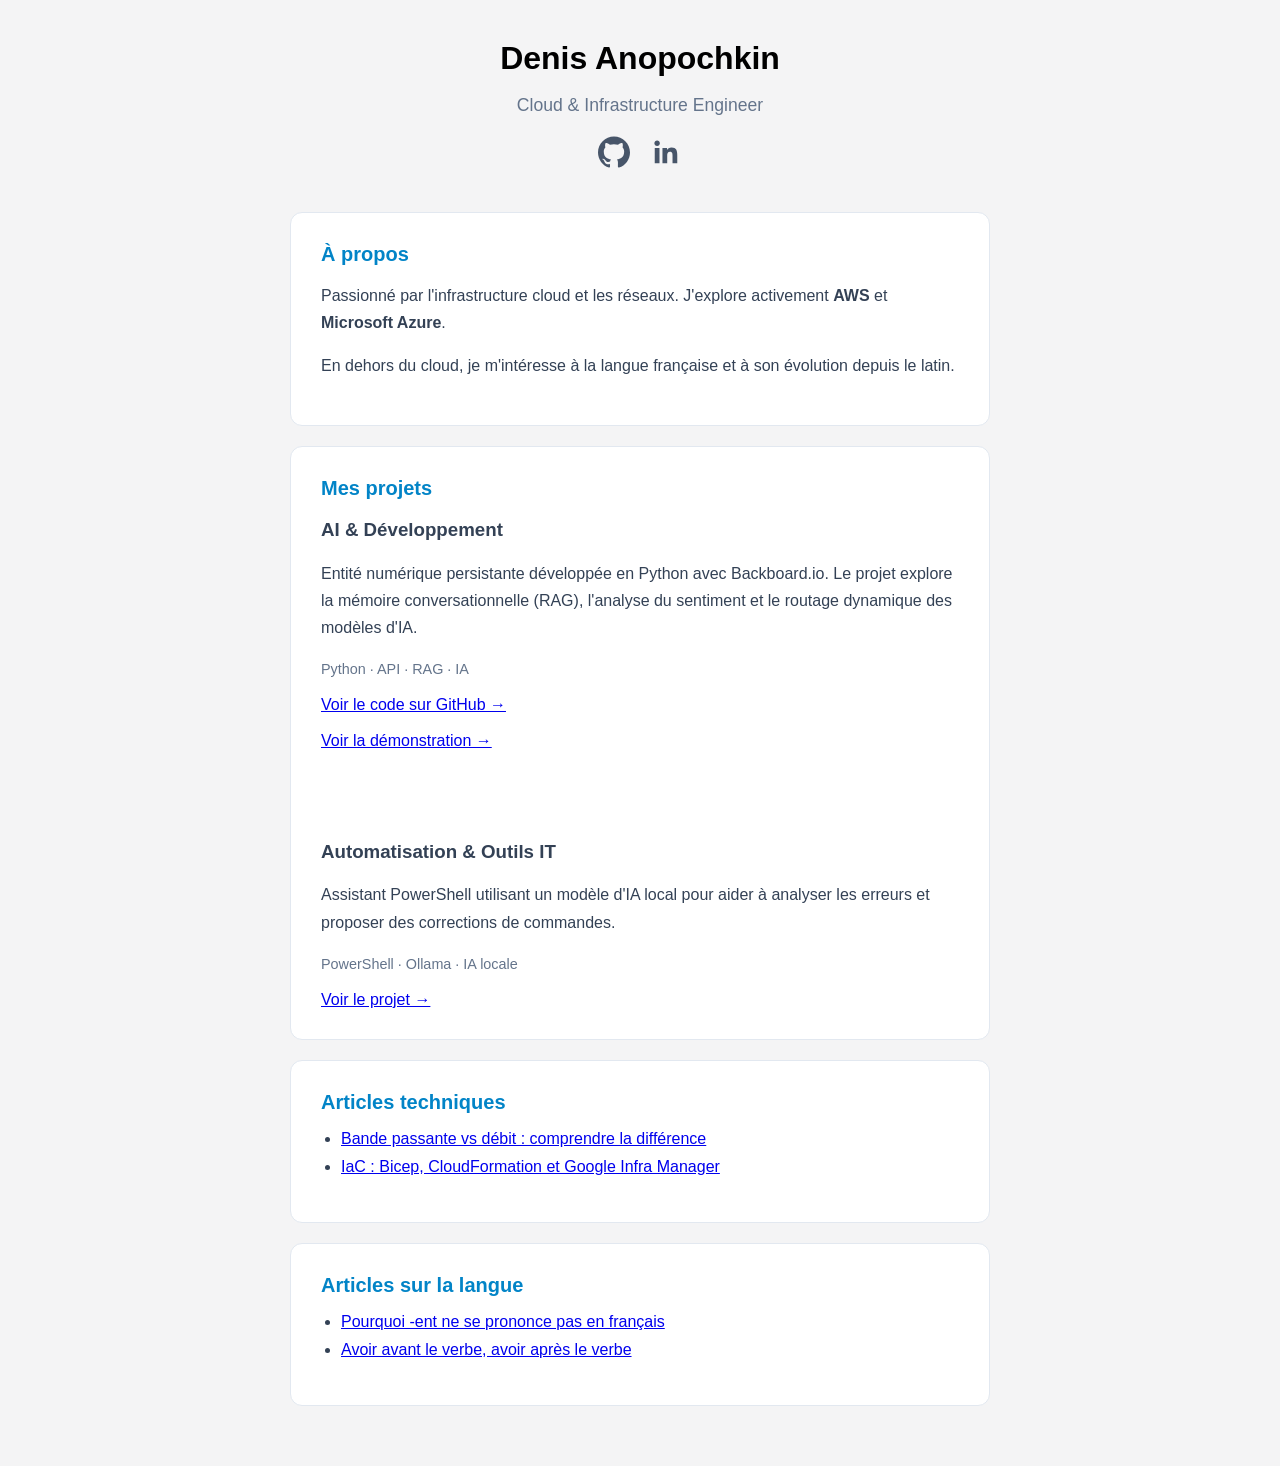
<file: index.html>
<!DOCTYPE html>
<html lang="fr">
<head>
  <meta charset="UTF-8">
  <meta name="viewport" content="width=device-width, initial-scale=1.0">
  <title>Denis Anopochkin</title>
  <link rel="stylesheet" href="style.css">
</head>
<body>

  <div class="container">
    <header>
      <h1>Denis Anopochkin</h1>
      <p class="subtitle">Cloud & Infrastructure Engineer</p>
      
      <!-- Иконки перенесены сюда, под подзаголовок -->
      <div class="social-links">
        <a href="https://github.com/anopochkin" target="_blank">
           <svg width="32" height="32" viewBox="0 0 24 24" fill="currentColor"><path d="M12 .297c-6.63 0-12 5.373-12 12 0 5.303 3.438 9.8 8.205 11.385.6.113.82-.258.82-.577 0-.285-.01-1.04-.015-2.04-3.338.724-4.042-1.61-4.042-1.61C4.422 18.07 3.633 17.7 3.633 17.7c-1.087-.744.084-.729.084-.729 1.205.084 1.838 1.236 1.838 1.236 1.07 1.835 2.809 1.305 3.495.998.108-.776.417-1.305.76-1.605-2.665-.3-5.466-1.332-5.466-5.93 0-1.31.465-2.38 1.235-3.22-.135-.303-.54-1.523.105-3.176 0 0 1.005-.322 3.3 1.23.96-.267 1.98-.399 3-.405 1.02.006 2.04.138 3 .405 2.28-1.552 3.285-1.23 3.285-1.23.645 1.653.24 2.873.12 3.176.765.84 1.23 1.91 1.23 3.22 0 4.61-2.805 5.625-5.475 5.92.42.36.81 1.096.81 2.22 0 1.606-.015 2.896-.015 3.286 0 .315.21.69.825.57C20.565 22.092 24 17.592 24 12.297c0-6.627-5.373-12-12-12"/></svg>
        </a>
        <a href="https://linkedin.com/in/anopochkin" target="_blank">
           <svg width="32" height="32" viewBox="0 0 24 24" fill="currentColor"><path d="M20.447 20.452h-3.554v-5.569c0-1.328-.027-3.037-1.852-3.037-1.853 0-2.136 1.445-2.136 2.939v5.667H9.351V9h3.414v1.561h.046c.477-.9 1.637-1.85 3.37-1.85 3.601 0 4.267 2.37 4.267 5.455v6.286zM5.337 7.433c-1.144 0-2.063-.926-2.063-2.065 0-1.138.92-2.063 2.063-2.063 1.14 0 2.064.925 2.064 2.063 0 1.139-.925 2.065-2.064 2.065zm1.782 13.019H3.555V9h3.564v11.452z"/></svg>
        </a>
      </div>
    </header>

    <main>
      <section class="card">
        <h2>À propos</h2>
        <p>Passionné par l'infrastructure cloud et les réseaux. J'explore activement <strong>AWS</strong> et <strong>Microsoft Azure</strong>.</p>
        <p>En dehors du cloud, je m'intéresse à la langue française et à son évolution depuis le latin.</p>
      </section>

      
<section class="card">
  <h2>Mes projets</h2>

  <div class="projects-grid">

    <article class="project">
      <h3>AI & Développement</h3>

      <p>
        Entité numérique persistante développée en Python
        avec Backboard.io. Le projet explore la mémoire
        conversationnelle (RAG), l'analyse du sentiment
        et le routage dynamique des modèles d'IA.
      </p>

      <p class="note">
        Python · API · RAG · IA
      </p>

      <a href="https://github.com/anopochkin/The_Subject_Entity"
         target="_blank"
         rel="noopener noreferrer">
        Voir le code sur GitHub →
      </a>

      <br><br>

      <a href="https://youtu.be/s02iThzdXwA"
         target="_blank"
         rel="noopener noreferrer">
        Voir la démonstration →
      </a>
    </article>

    <article class="project">
       <br><br> <br><br>
      <h3>Automatisation & Outils IT</h3>

      <p>
        Assistant PowerShell utilisant un modèle d'IA local
        pour aider à analyser les erreurs et proposer
        des corrections de commandes.
      </p>

      <p class="note">
        PowerShell · Ollama · IA locale
      </p>

      <a href="https://www.powershellgallery.com/packages/AI-PowerShell-Assistant/1.3.7"
         target="_blank"
         rel="noopener noreferrer">
        Voir le projet →
      </a>
    </article>

  </div>
</section>


    <section class="card">
  <h2>Articles techniques</h2>
  <ul>
    <li><a href="articles/bandwidth-vs-throughput.html">Bande passante vs débit : comprendre la différence</a></li>
    <li><a href="articles/iac-comparison.html">IaC : Bicep, CloudFormation et Google Infra Manager</a></li>
  </ul>
</section>

<section class="card">
  <h2>Articles sur la langue</h2>
  <ul>
    <li><a href="articles/french-ent.html">Pourquoi -ent ne se prononce pas en français</a></li>
    <li><a href="articles/avoir-passe-futur.html">Avoir avant le verbe, avoir après le verbe</a></li>
  </ul>
</section>
    </main>
    
  </div>

</body>
</html>
</file>
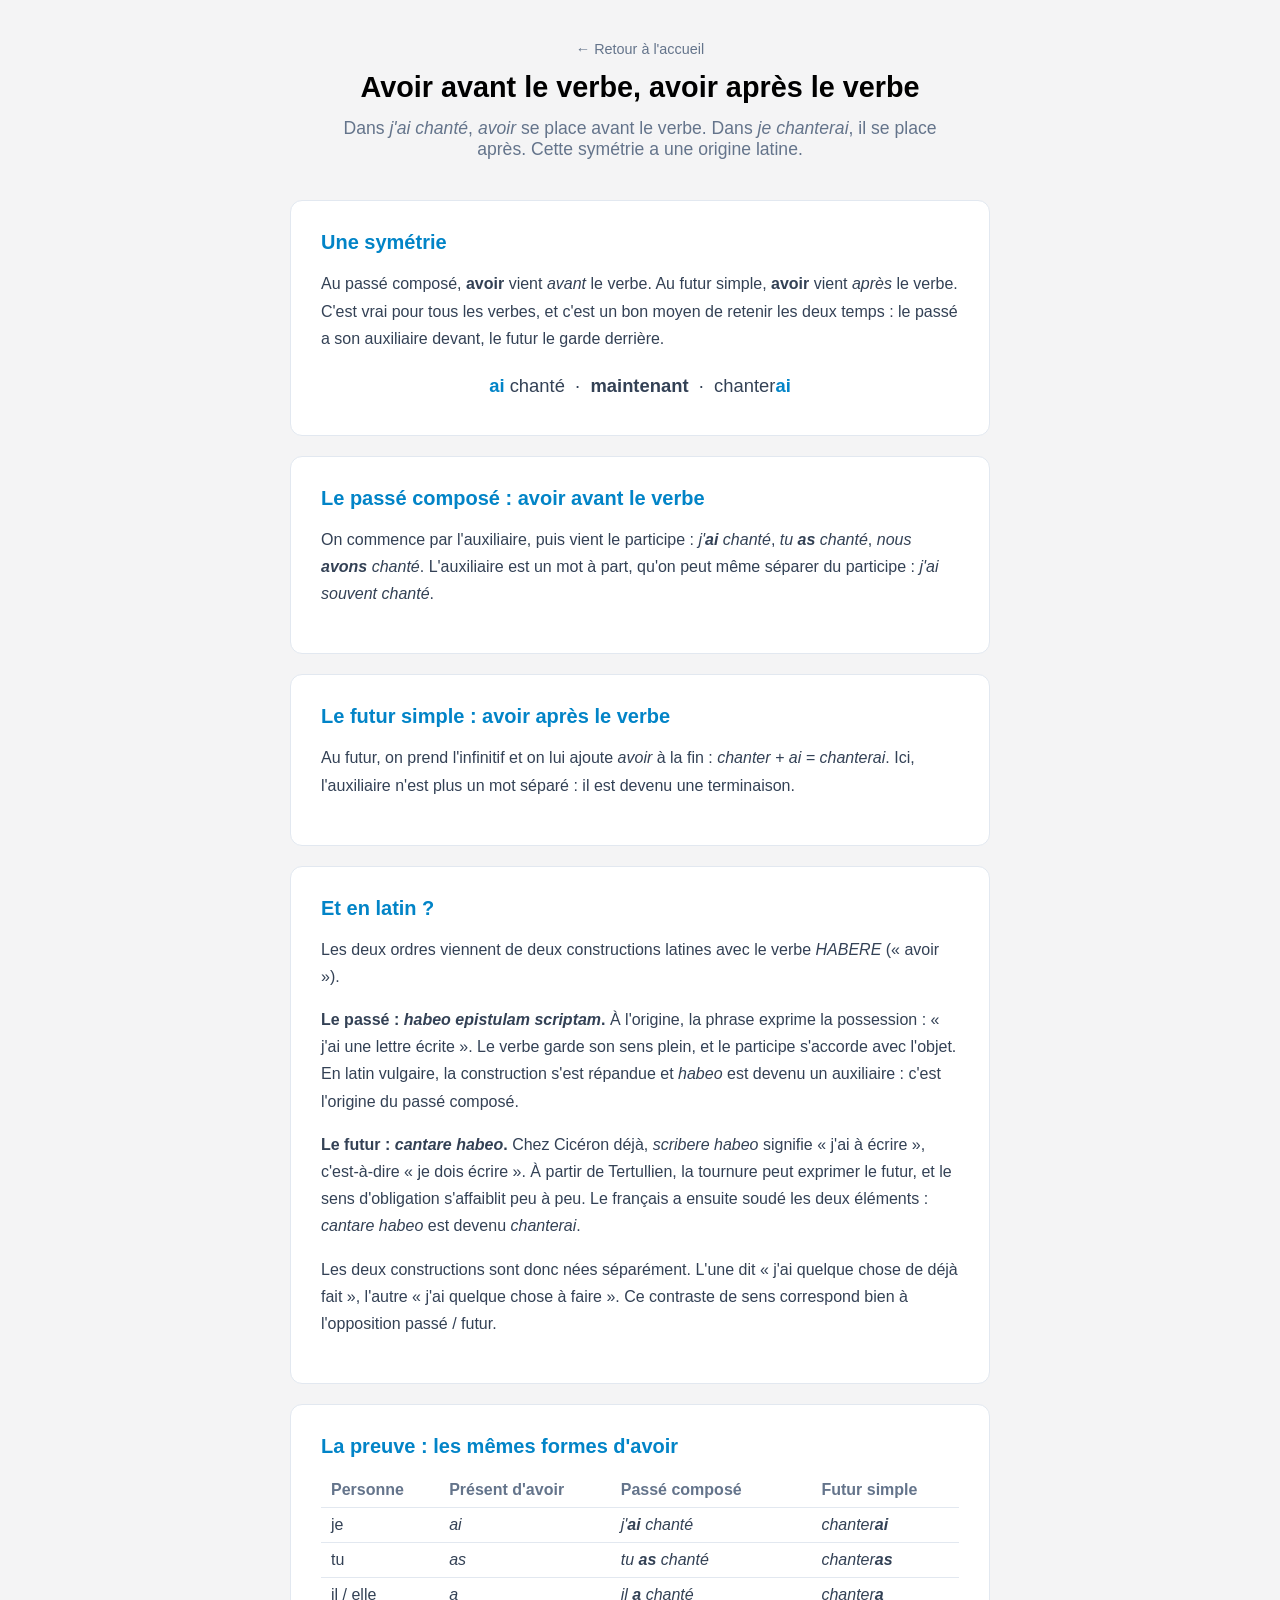
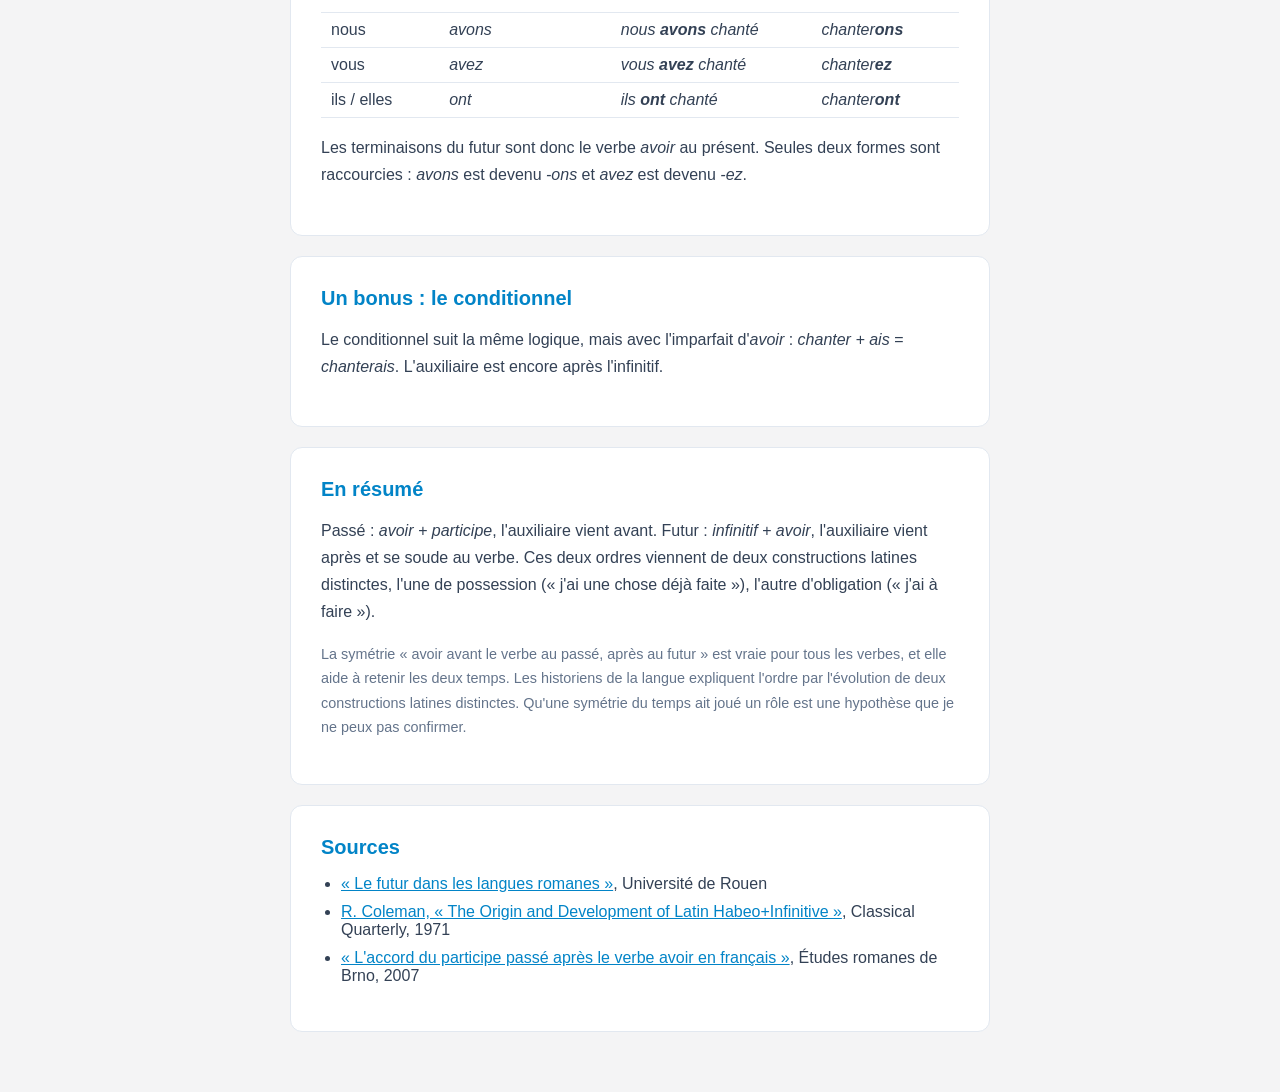
<file: articles/avoir-passe-futur.html>
<!DOCTYPE html>
<html lang="fr">
<head>
  <meta charset="UTF-8">
  <meta name="viewport" content="width=device-width, initial-scale=1.0">
  <title>Avoir avant le verbe, avoir après le verbe | Denis Anopochkin</title>
  <link rel="stylesheet" href="../style.css">
  <style>
header h1{font-size:1.8rem;line-height:1.3}
.subtitle{max-width:600px;margin:12px auto 0}
a{color:#0284c7}
.scroll{overflow-x:auto}
.pairs{width:100%;border-collapse:collapse}
.pairs th,.pairs td{text-align:left;padding:8px 10px;border-bottom:1px solid #e2e8f0}
.pairs th{color:#64748b;font-weight:600}
.axis{font-size:1.15rem;text-align:center;line-height:2;overflow-x:auto;white-space:nowrap}
.axis .av{color:#0284c7;font-weight:700}
</style>
</head>
<body>
  <div class="container">
    <header>
      <a class="back" href="../index.html">← Retour à l'accueil</a>
      <h1>Avoir avant le verbe, avoir après le verbe</h1>
      <p class="subtitle">Dans <em>j'ai chanté</em>, <em>avoir</em> se place avant le verbe. Dans <em>je chanterai</em>, il se place après. Cette symétrie a une origine latine.</p>
    </header>
    <main>
      <section class="card">
        <h2>Une symétrie</h2>
        <p>Au passé composé, <strong>avoir</strong> vient <em>avant</em> le verbe. Au futur simple, <strong>avoir</strong> vient <em>après</em> le verbe. C'est vrai pour tous les verbes, et c'est un bon moyen de retenir les deux temps : le passé a son auxiliaire devant, le futur le garde derrière.</p>
        <div class="axis">
          <span class="av">ai</span> chanté &nbsp;·&nbsp; <strong>maintenant</strong> &nbsp;·&nbsp; chanter<span class="av">ai</span>
        </div>
      </section>

      <section class="card">
        <h2>Le passé composé : avoir avant le verbe</h2>
        <p>On commence par l'auxiliaire, puis vient le participe : <em>j'<strong>ai</strong> chanté</em>, <em>tu <strong>as</strong> chanté</em>, <em>nous <strong>avons</strong> chanté</em>. L'auxiliaire est un mot à part, qu'on peut même séparer du participe : <em>j'ai souvent chanté</em>.</p>
      </section>

      <section class="card">
        <h2>Le futur simple : avoir après le verbe</h2>
        <p>Au futur, on prend l'infinitif et on lui ajoute <em>avoir</em> à la fin : <em>chanter + ai = chanterai</em>. Ici, l'auxiliaire n'est plus un mot séparé : il est devenu une terminaison.</p>
      </section>

      <section class="card">
        <h2>Et en latin ?</h2>
        <p>Les deux ordres viennent de deux constructions latines avec le verbe <em>HABERE</em> (« avoir »).</p>
        <p><strong>Le passé : <em>habeo epistulam scriptam</em>.</strong> À l'origine, la phrase exprime la possession : « j'ai une lettre écrite ». Le verbe garde son sens plein, et le participe s'accorde avec l'objet. En latin vulgaire, la construction s'est répandue et <em>habeo</em> est devenu un auxiliaire : c'est l'origine du passé composé.</p>
        <p><strong>Le futur : <em>cantare habeo</em>.</strong> Chez Cicéron déjà, <em>scribere habeo</em> signifie « j'ai à écrire », c'est-à-dire « je dois écrire ». À partir de Tertullien, la tournure peut exprimer le futur, et le sens d'obligation s'affaiblit peu à peu. Le français a ensuite soudé les deux éléments : <em>cantare habeo</em> est devenu <em>chanterai</em>.</p>
        <p>Les deux constructions sont donc nées séparément. L'une dit « j'ai quelque chose de déjà fait », l'autre « j'ai quelque chose à faire ». Ce contraste de sens correspond bien à l'opposition passé / futur.</p>
      </section>

      <section class="card">
        <h2>La preuve : les mêmes formes d'avoir</h2>
        <div class="scroll">
          <table class="pairs">
            <thead><tr><th>Personne</th><th>Présent d'avoir</th><th>Passé composé</th><th>Futur simple</th></tr></thead>
            <tbody>
              <tr><td>je</td><td><em>ai</em></td><td><em>j'<strong>ai</strong> chanté</em></td><td><em>chanter<strong>ai</strong></em></td></tr>
              <tr><td>tu</td><td><em>as</em></td><td><em>tu <strong>as</strong> chanté</em></td><td><em>chanter<strong>as</strong></em></td></tr>
              <tr><td>il / elle</td><td><em>a</em></td><td><em>il <strong>a</strong> chanté</em></td><td><em>chanter<strong>a</strong></em></td></tr>
              <tr><td>nous</td><td><em>avons</em></td><td><em>nous <strong>avons</strong> chanté</em></td><td><em>chanter<strong>ons</strong></em></td></tr>
              <tr><td>vous</td><td><em>avez</em></td><td><em>vous <strong>avez</strong> chanté</em></td><td><em>chanter<strong>ez</strong></em></td></tr>
              <tr><td>ils / elles</td><td><em>ont</em></td><td><em>ils <strong>ont</strong> chanté</em></td><td><em>chanter<strong>ont</strong></em></td></tr>
            </tbody>
          </table>
        </div>
        <p style="margin-top:16px">Les terminaisons du futur sont donc le verbe <em>avoir</em> au présent. Seules deux formes sont raccourcies : <em>avons</em> est devenu <em>-ons</em> et <em>avez</em> est devenu <em>-ez</em>.</p>
      </section>

      <section class="card">
        <h2>Un bonus : le conditionnel</h2>
        <p>Le conditionnel suit la même logique, mais avec l'imparfait d'<em>avoir</em> : <em>chanter + ais = chanterais</em>. L'auxiliaire est encore après l'infinitif.</p>
      </section>

      <section class="card">
        <h2>En résumé</h2>
        <p>Passé : <em>avoir + participe</em>, l'auxiliaire vient avant. Futur : <em>infinitif + avoir</em>, l'auxiliaire vient après et se soude au verbe. Ces deux ordres viennent de deux constructions latines distinctes, l'une de possession (« j'ai une chose déjà faite »), l'autre d'obligation (« j'ai à faire »).</p>
        <p class="note">La symétrie « avoir avant le verbe au passé, après au futur » est vraie pour tous les verbes, et elle aide à retenir les deux temps. Les historiens de la langue expliquent l'ordre par l'évolution de deux constructions latines distinctes. Qu'une symétrie du temps ait joué un rôle est une hypothèse que je ne peux pas confirmer.</p>
      </section>

      <section class="card">
        <h2>Sources</h2>
        <ul>
          <li><a href="https://publis-shs.univ-rouen.fr/eriac/639-1.pdf">« Le futur dans les langues romanes »</a>, Université de Rouen</li>
          <li><a href="https://www.cambridge.org/core/journals/classical-quarterly/article/abs/origin-and-development-of-latin-habeoinfinitive/D9BD43E96F65AFBD003F8FE35111976F">R. Coleman, « The Origin and Development of Latin Habeo+Infinitive »</a>, Classical Quarterly, 1971</li>
          <li><a href="https://eer.cz/pdfs/eer/2007/01/05.pdf">« L'accord du participe passé après le verbe avoir en français »</a>, Études romanes de Brno, 2007</li>
        </ul>
      </section>
    </main>
  </div>
</body>
</html>
</file>
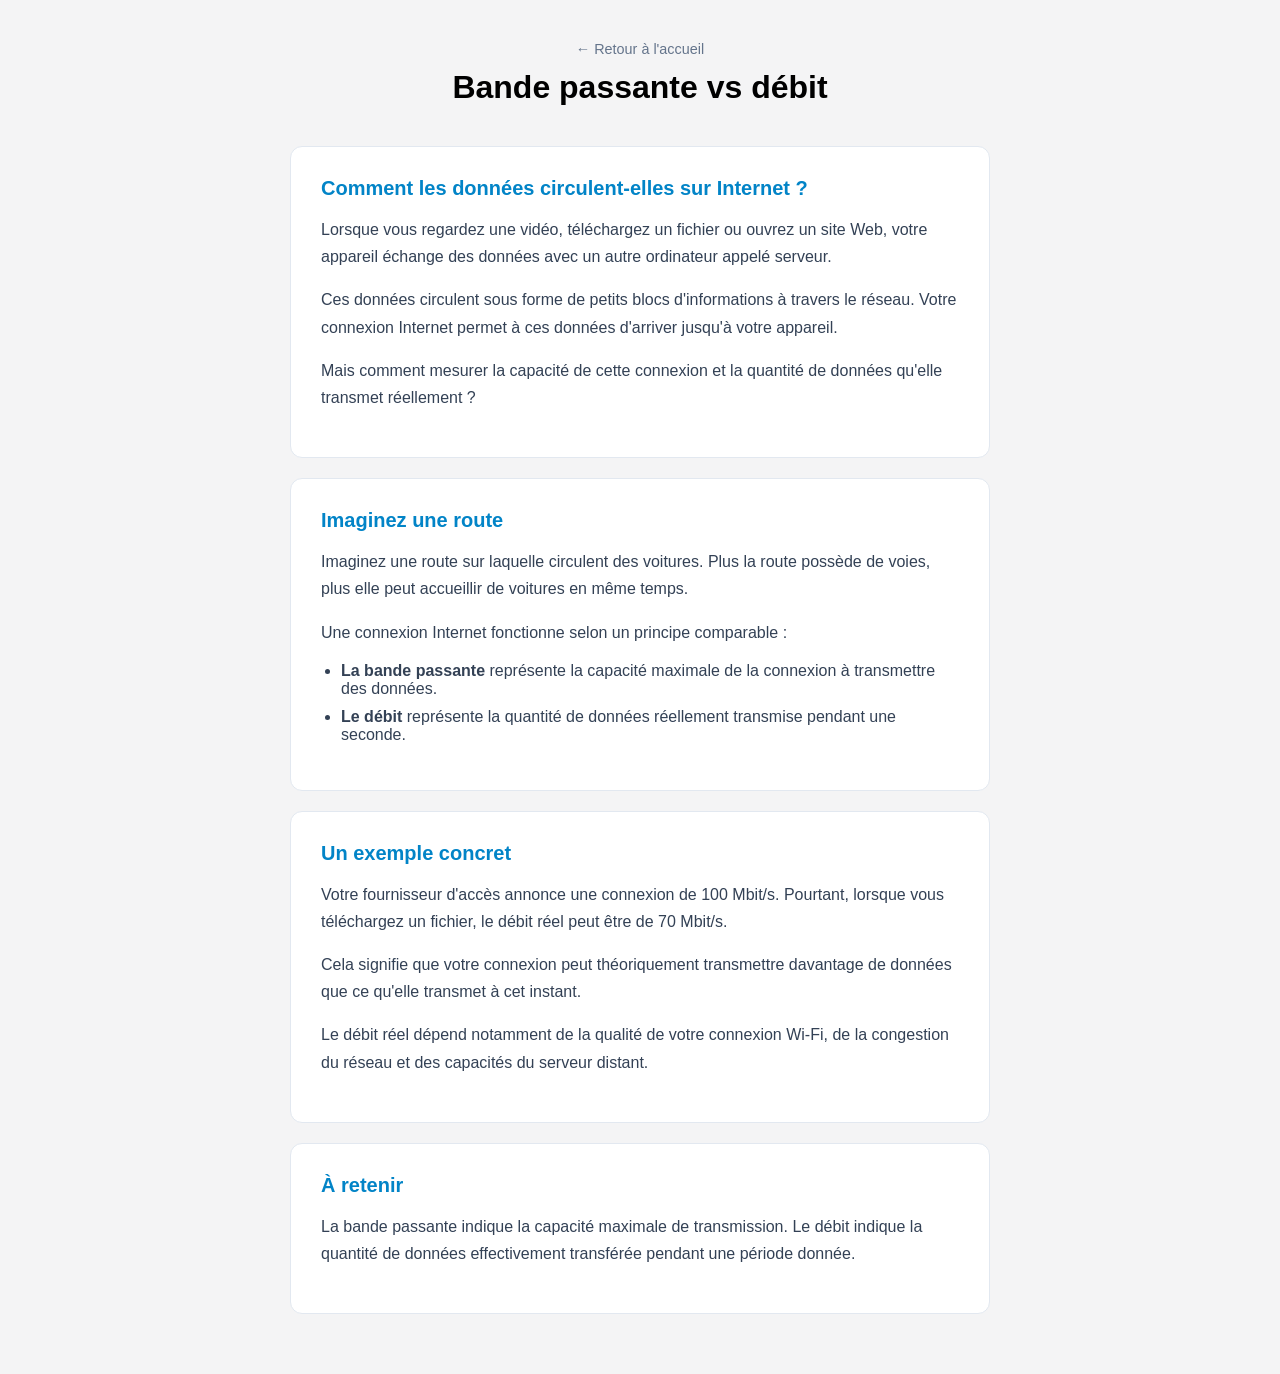
<file: articles/bandwidth-vs-throughput.html>
<!DOCTYPE html>
<html lang="fr">
<head>
  <meta charset="UTF-8">
  <meta name="viewport" content="width=device-width, initial-scale=1.0">
  <title>Bande passante vs Débit | Denis Anopochkin</title>
  <link rel="stylesheet" href="../style.css">
</head>
<body>

  <div class="container">
    <header>
      <a class="back" href="../index.html">← Retour à l'accueil</a>
      <h1>Bande passante vs débit</h1>
    </header>

    <main>
      <section class="card">
        <h2>Comment les données circulent-elles sur Internet ?</h2>
        <p>Lorsque vous regardez une vidéo, téléchargez un fichier ou ouvrez un site Web, votre appareil échange des données avec un autre ordinateur appelé serveur.</p>
        <p>Ces données circulent sous forme de petits blocs d'informations à travers le réseau. Votre connexion Internet permet à ces données d'arriver jusqu'à votre appareil.</p>
        <p>Mais comment mesurer la capacité de cette connexion et la quantité de données qu'elle transmet réellement ?</p>
      </section>

      <section class="card">
        <h2>Imaginez une route</h2>
        <p>Imaginez une route sur laquelle circulent des voitures. Plus la route possède de voies, plus elle peut accueillir de voitures en même temps.</p>
        <p>Une connexion Internet fonctionne selon un principe comparable :</p>
        <ul>
          <li><strong>La bande passante</strong> représente la capacité maximale de la connexion à transmettre des données.</li>
          <li><strong>Le débit</strong> représente la quantité de données réellement transmise pendant une seconde.</li>
        </ul>
      </section>

      <section class="card">
        <h2>Un exemple concret</h2>
        <p>Votre fournisseur d'accès annonce une connexion de 100 Mbit/s. Pourtant, lorsque vous téléchargez un fichier, le débit réel peut être de 70 Mbit/s.</p>
        <p>Cela signifie que votre connexion peut théoriquement transmettre davantage de données que ce qu'elle transmet à cet instant.</p>
        <p>Le débit réel dépend notamment de la qualité de votre connexion Wi-Fi, de la congestion du réseau et des capacités du serveur distant.</p>
      </section>

      <section class="card">
        <h2>À retenir</h2>
        <p>La bande passante indique la capacité maximale de transmission. Le débit indique la quantité de données effectivement transférée pendant une période donnée.</p>
      </section>
    </main>
  </div>

</body>
</html>
</file>
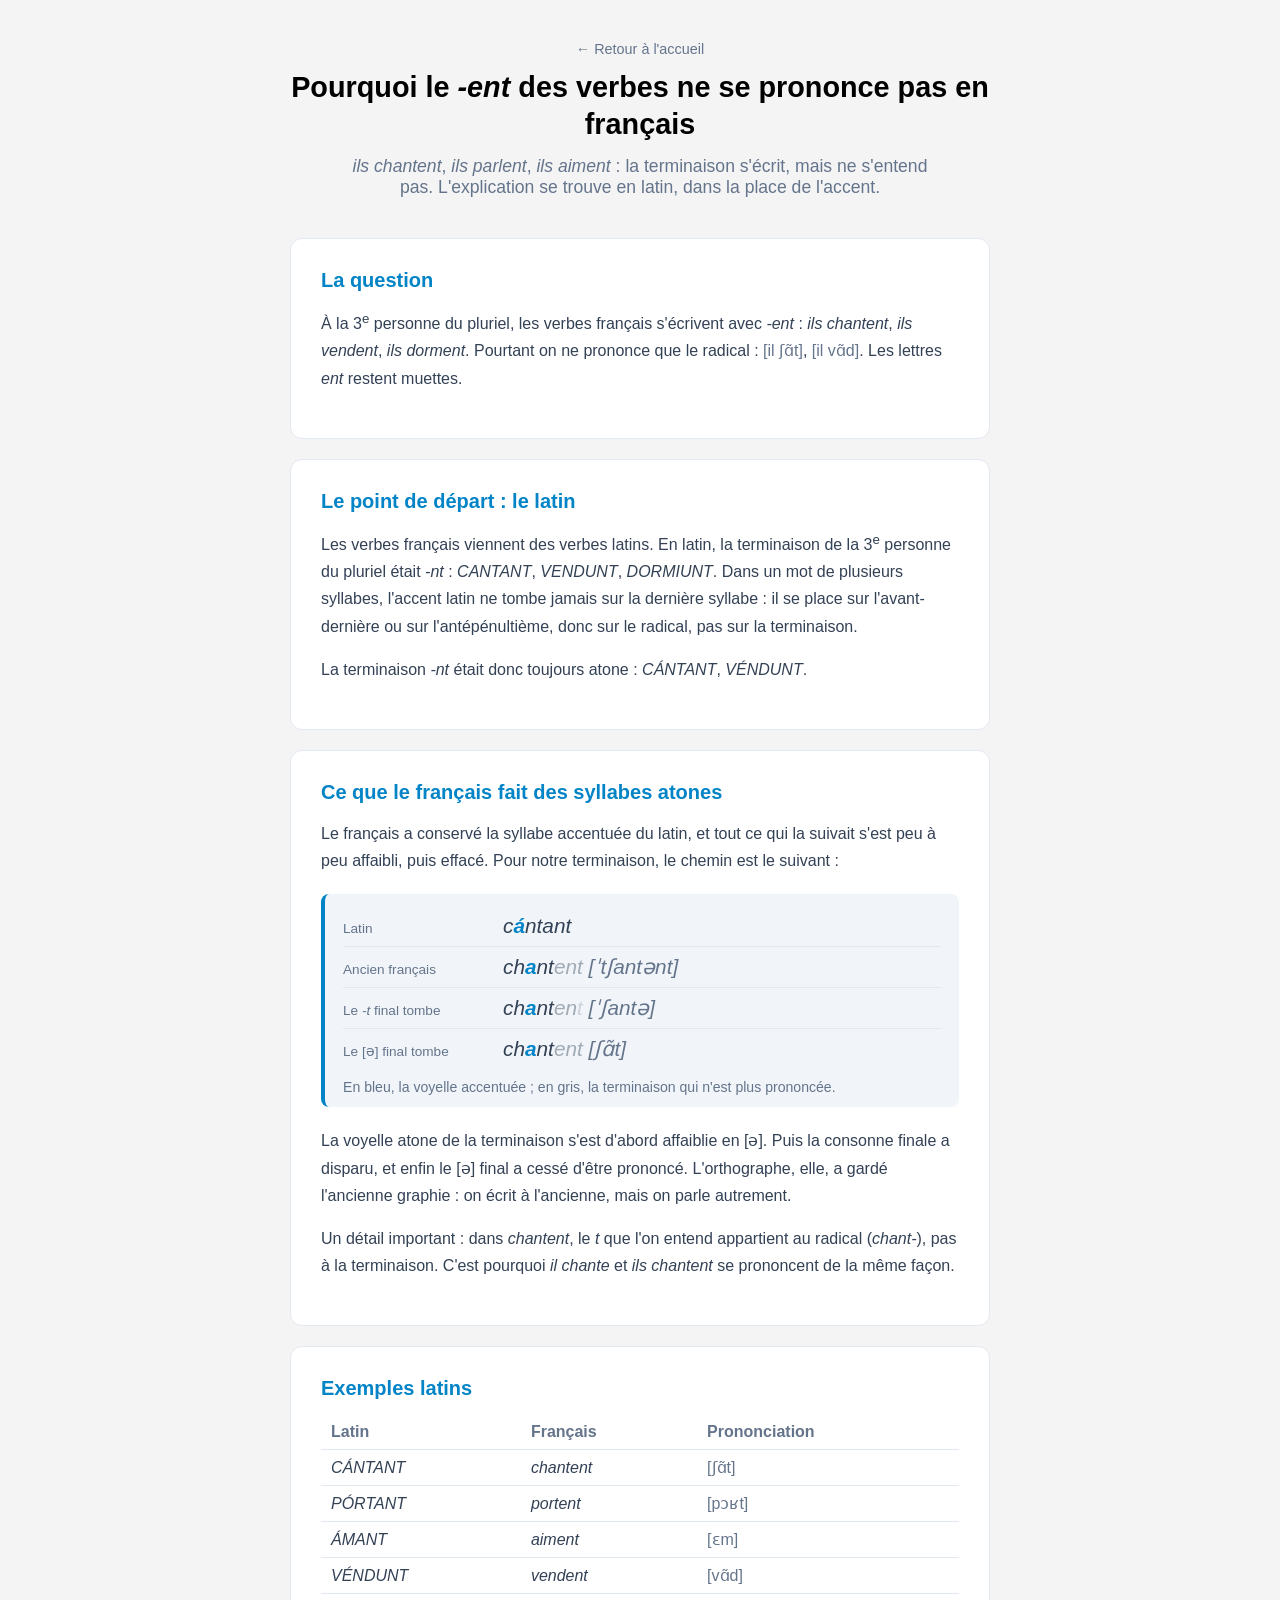
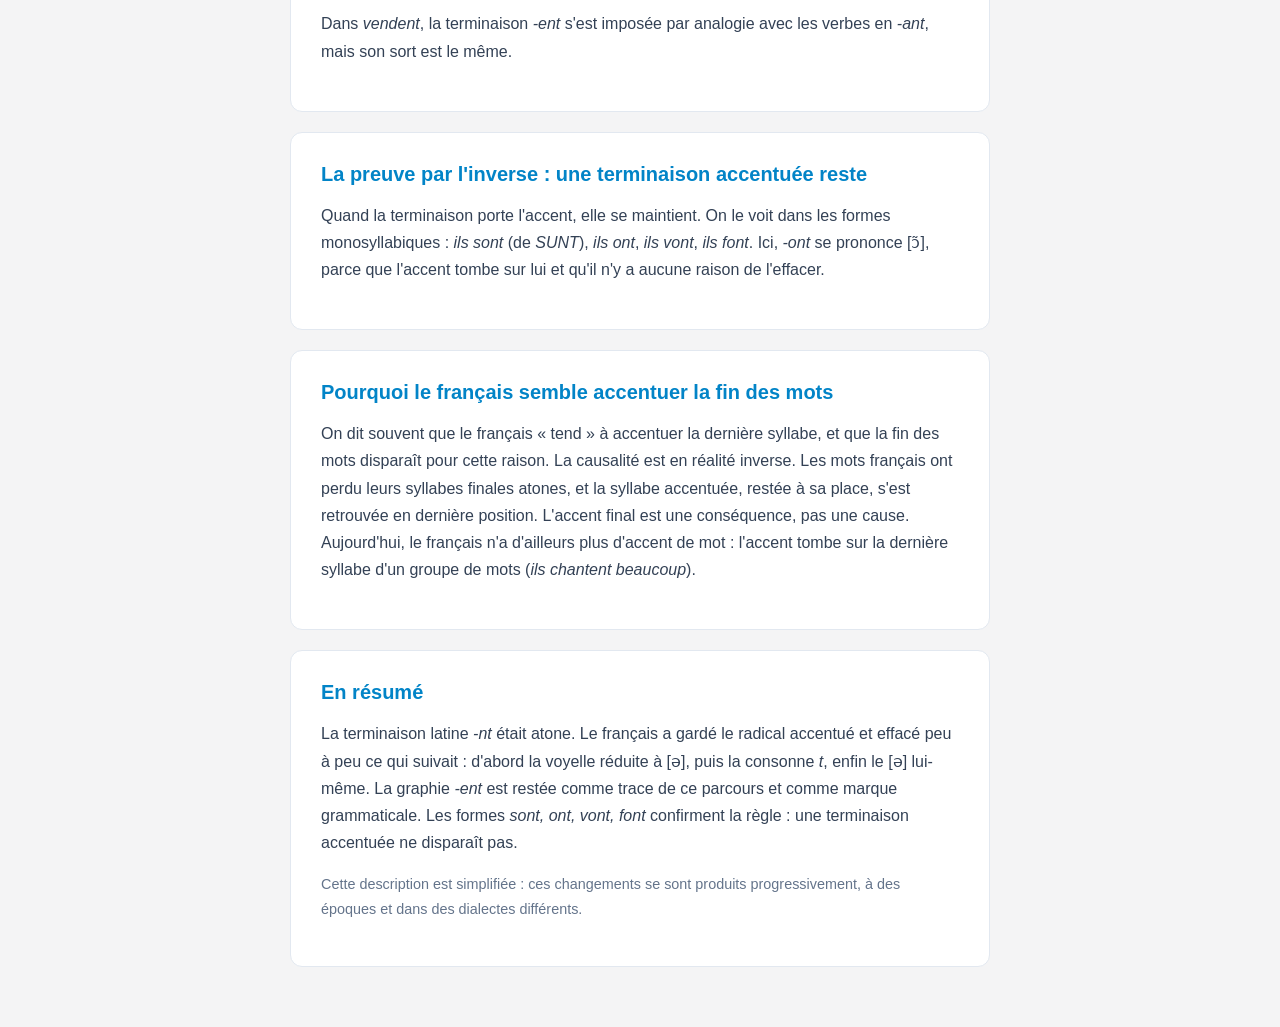
<file: articles/french-ent.html>
<!DOCTYPE html>
<html lang="fr">
<head>
  <meta charset="UTF-8">
  <meta name="viewport" content="width=device-width, initial-scale=1.0">
  <title>Pourquoi le -ent des verbes ne se prononce pas | Denis Anopochkin</title>
  <link rel="stylesheet" href="../style.css">
  <style>
.back{display:inline-block;margin-bottom:12px;color:#64748b;font-size:.9rem;text-decoration:none}
.back:hover{color:#0284c7}
header h1{font-size:1.8rem;line-height:1.3}
.subtitle{max-width:600px;margin:12px auto 0}
.card p{line-height:1.7}
a{color:#0284c7}
.ipa{color:#64748b}
.erosion{background:#f1f5f9;border-left:4px solid #0284c7;border-radius:8px;padding:12px 18px;margin:20px 0;overflow-x:auto}
.stage{display:grid;grid-template-columns:9rem 1fr;gap:4px 16px;align-items:baseline;padding:8px 0;border-bottom:1px solid #e2e8f0}
.stage:last-of-type{border-bottom:0}
.stage-label{font-size:.85rem;color:#64748b}
.word{font-size:1.3rem;font-style:italic;white-space:nowrap}
.word .g{color:#a0aab5}.word .s{color:#0284c7;font-weight:700}
.erosion figcaption{font-size:.88rem;color:#64748b;margin-top:10px}
.scroll{overflow-x:auto}
.pairs{width:100%;border-collapse:collapse}
.pairs th,.pairs td{text-align:left;padding:8px 10px;border-bottom:1px solid #e2e8f0}
.pairs th{color:#64748b;font-weight:600}
.note{color:#64748b;font-size:.9rem}
@media (max-width:480px){.stage{grid-template-columns:1fr}.card{padding:20px}}
</style>
</head>
<body>
  <div class="container">
    <header>
      <a class="back" href="../index.html">← Retour à l'accueil</a>
      <h1>Pourquoi le <em>-ent</em> des verbes ne se prononce pas en français</h1>
      <p class="subtitle"><em>ils chantent</em>, <em>ils parlent</em>, <em>ils aiment</em> : la terminaison s'écrit, mais ne s'entend pas. L'explication se trouve en latin, dans la place de l'accent.</p>
    </header>
    <main>
      <section class="card">
        <h2>La question</h2>
        <p>À la 3<sup>e</sup> personne du pluriel, les verbes français s'écrivent avec <em>-ent</em> : <em>ils chantent</em>, <em>ils vendent</em>, <em>ils dorment</em>. Pourtant on ne prononce que le radical : <span class="ipa">[il ʃɑ̃t]</span>, <span class="ipa">[il vɑ̃d]</span>. Les lettres <em>ent</em> restent muettes.</p>
      </section>

      <section class="card">
        <h2>Le point de départ : le latin</h2>
        <p>Les verbes français viennent des verbes latins. En latin, la terminaison de la 3<sup>e</sup> personne du pluriel était <em>-nt</em> : <em>CANTANT</em>, <em>VENDUNT</em>, <em>DORMIUNT</em>. Dans un mot de plusieurs syllabes, l'accent latin ne tombe jamais sur la dernière syllabe : il se place sur l'avant-dernière ou sur l'antépénultième, donc sur le radical, pas sur la terminaison.</p>
        <p>La terminaison <em>-nt</em> était donc toujours atone : <em>CÁNTANT</em>, <em>VÉNDUNT</em>.</p>
      </section>

      <section class="card">
        <h2>Ce que le français fait des syllabes atones</h2>
        <p>Le français a conservé la syllabe accentuée du latin, et tout ce qui la suivait s'est peu à peu affaibli, puis effacé. Pour notre terminaison, le chemin est le suivant :</p>
        <figure class="erosion">
          <div class="stage"><span class="stage-label">Latin</span><span class="word">c<span class="s">á</span>ntant</span></div>
          <div class="stage"><span class="stage-label">Ancien français</span><span class="word">ch<span class="s">a</span>nt<span class="g">ent</span> <span class="ipa">[ˈtʃantənt]</span></span></div>
          <div class="stage"><span class="stage-label">Le <em>-t</em> final tombe</span><span class="word">ch<span class="s">a</span>nt<span class="g">en<span style="opacity:.45">t</span></span> <span class="ipa">[ˈʃantə]</span></span></div>
          <div class="stage"><span class="stage-label">Le [ə] final tombe</span><span class="word">ch<span class="s">a</span>nt<span class="g">ent</span> <span class="ipa">[ʃɑ̃t]</span></span></div>
          <figcaption>En bleu, la voyelle accentuée ; en gris, la terminaison qui n'est plus prononcée.</figcaption>
        </figure>
        <p>La voyelle atone de la terminaison s'est d'abord affaiblie en [ə]. Puis la consonne finale a disparu, et enfin le [ə] final a cessé d'être prononcé. L'orthographe, elle, a gardé l'ancienne graphie : on écrit à l'ancienne, mais on parle autrement.</p>
        <p>Un détail important : dans <em>chantent</em>, le <em>t</em> que l'on entend appartient au radical (<em>chant-</em>), pas à la terminaison. C'est pourquoi <em>il chante</em> et <em>ils chantent</em> se prononcent de la même façon.</p>
      </section>

      <section class="card">
        <h2>Exemples latins</h2>
        <div class="scroll">
          <table class="pairs">
            <thead><tr><th>Latin</th><th>Français</th><th>Prononciation</th></tr></thead>
            <tbody>
              <tr><td><em>CÁNTANT</em></td><td><em>chantent</em></td><td class="ipa">[ʃɑ̃t]</td></tr>
              <tr><td><em>PÓRTANT</em></td><td><em>portent</em></td><td class="ipa">[pɔʁt]</td></tr>
              <tr><td><em>ÁMANT</em></td><td><em>aiment</em></td><td class="ipa">[ɛm]</td></tr>
              <tr><td><em>VÉNDUNT</em></td><td><em>vendent</em></td><td class="ipa">[vɑ̃d]</td></tr>
            </tbody>
          </table>
        </div>
        <p style="margin-top:16px">Dans <em>vendent</em>, la terminaison <em>-ent</em> s'est imposée par analogie avec les verbes en <em>-ant</em>, mais son sort est le même.</p>
      </section>

      <section class="card">
        <h2>La preuve par l'inverse : une terminaison accentuée reste</h2>
        <p>Quand la terminaison porte l'accent, elle se maintient. On le voit dans les formes monosyllabiques : <em>ils sont</em> (de <em>SUNT</em>), <em>ils ont</em>, <em>ils vont</em>, <em>ils font</em>. Ici, <em>-ont</em> se prononce [ɔ̃], parce que l'accent tombe sur lui et qu'il n'y a aucune raison de l'effacer.</p>
      </section>

      <section class="card">
        <h2>Pourquoi le français semble accentuer la fin des mots</h2>
        <p>On dit souvent que le français « tend » à accentuer la dernière syllabe, et que la fin des mots disparaît pour cette raison. La causalité est en réalité inverse. Les mots français ont perdu leurs syllabes finales atones, et la syllabe accentuée, restée à sa place, s'est retrouvée en dernière position. L'accent final est une conséquence, pas une cause. Aujourd'hui, le français n'a d'ailleurs plus d'accent de mot : l'accent tombe sur la dernière syllabe d'un groupe de mots (<em>ils chantent beaucoup</em>).</p>
      </section>

      <section class="card">
        <h2>En résumé</h2>
        <p>La terminaison latine <em>-nt</em> était atone. Le français a gardé le radical accentué et effacé peu à peu ce qui suivait : d'abord la voyelle réduite à [ə], puis la consonne <em>t</em>, enfin le [ə] lui-même. La graphie <em>-ent</em> est restée comme trace de ce parcours et comme marque grammaticale. Les formes <em>sont, ont, vont, font</em> confirment la règle : une terminaison accentuée ne disparaît pas.</p>
        <p class="note">Cette description est simplifiée : ces changements se sont produits progressivement, à des époques et dans des dialectes différents.</p>
      </section>
    </main>
  </div>
</body>
</html>
</file>
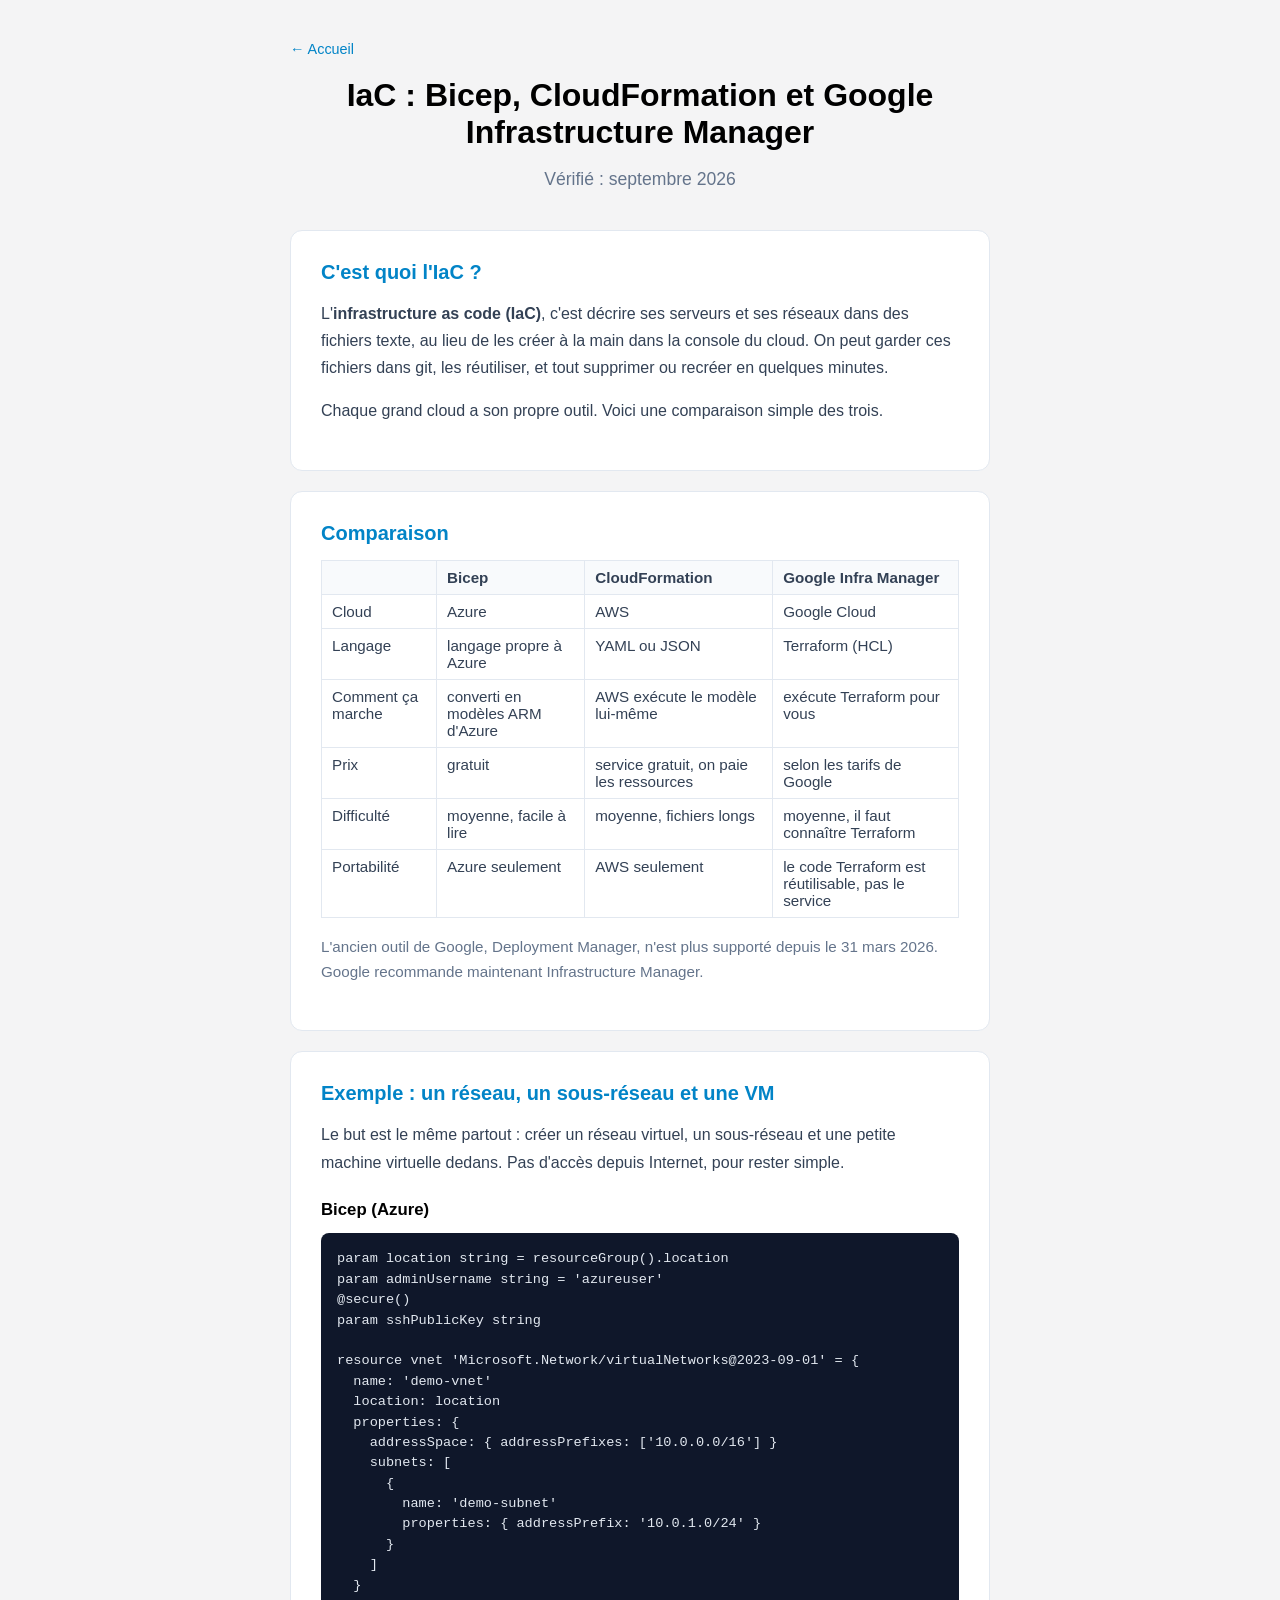
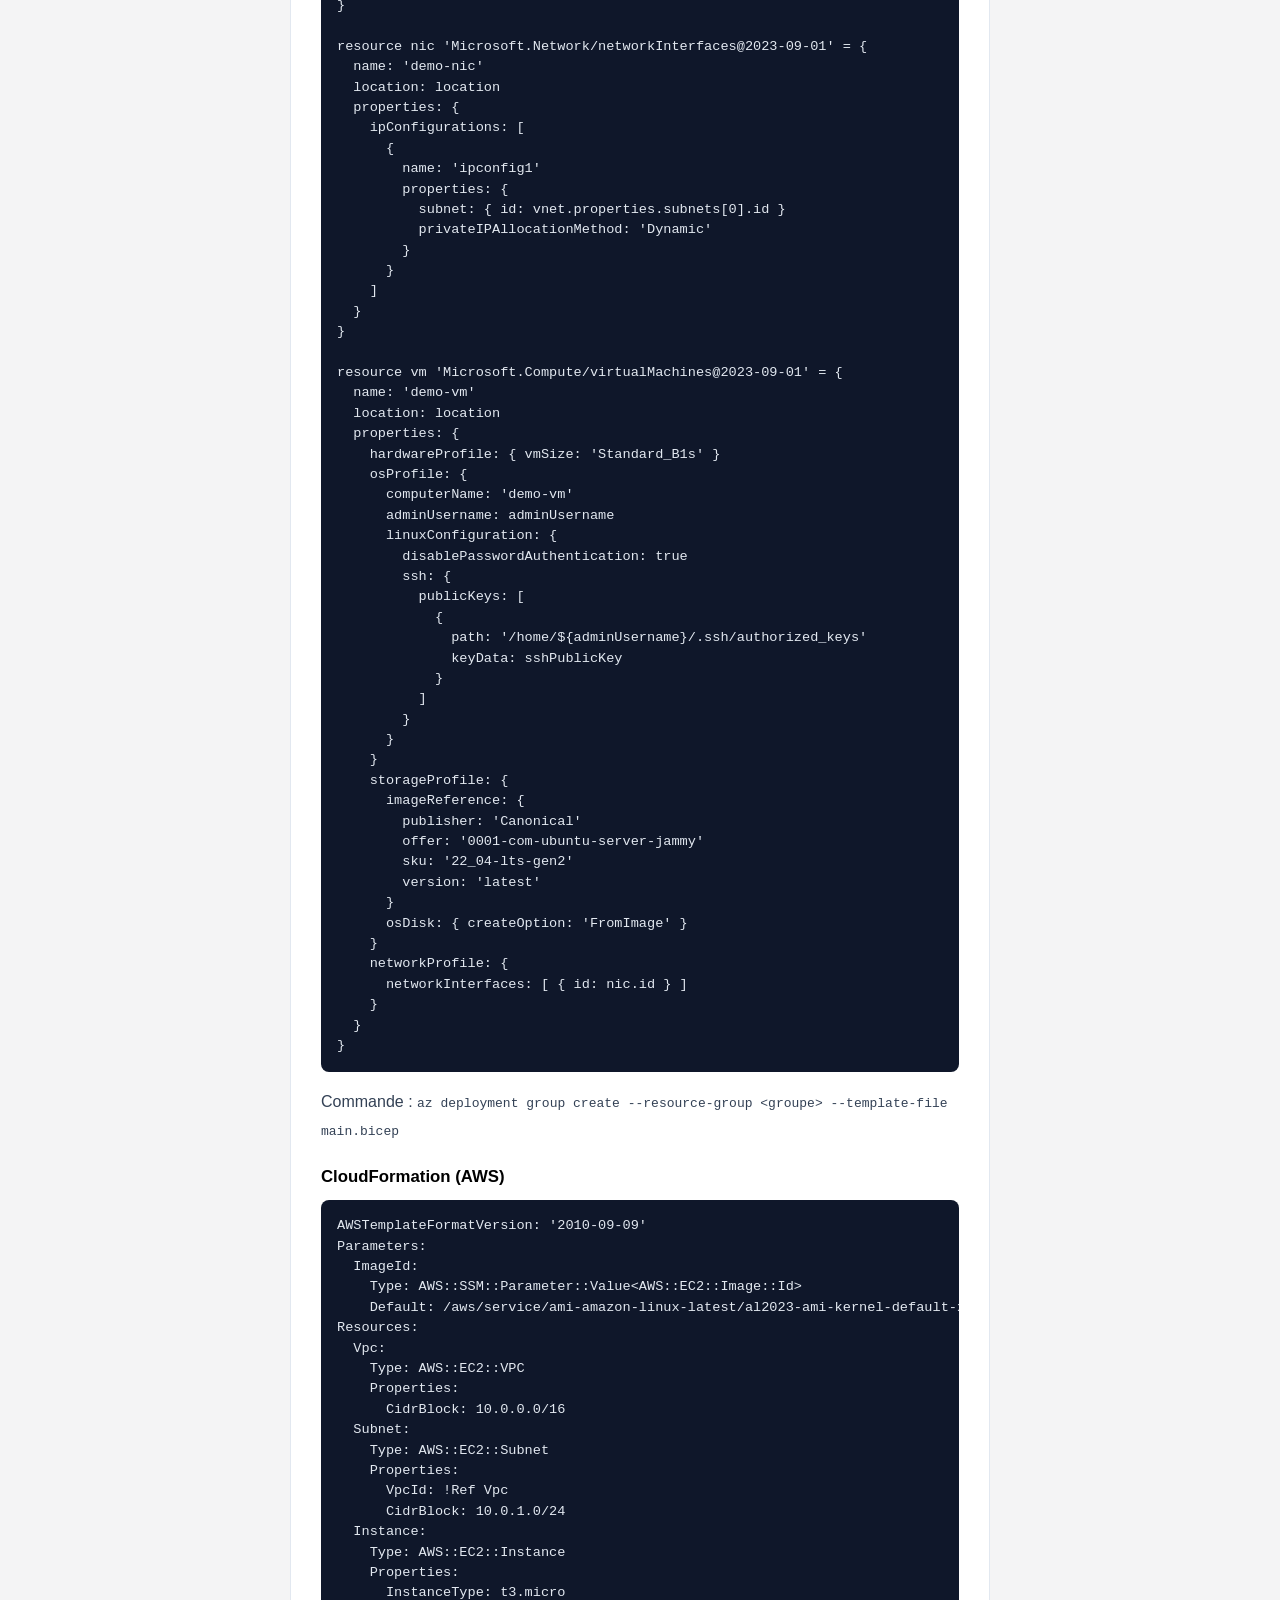
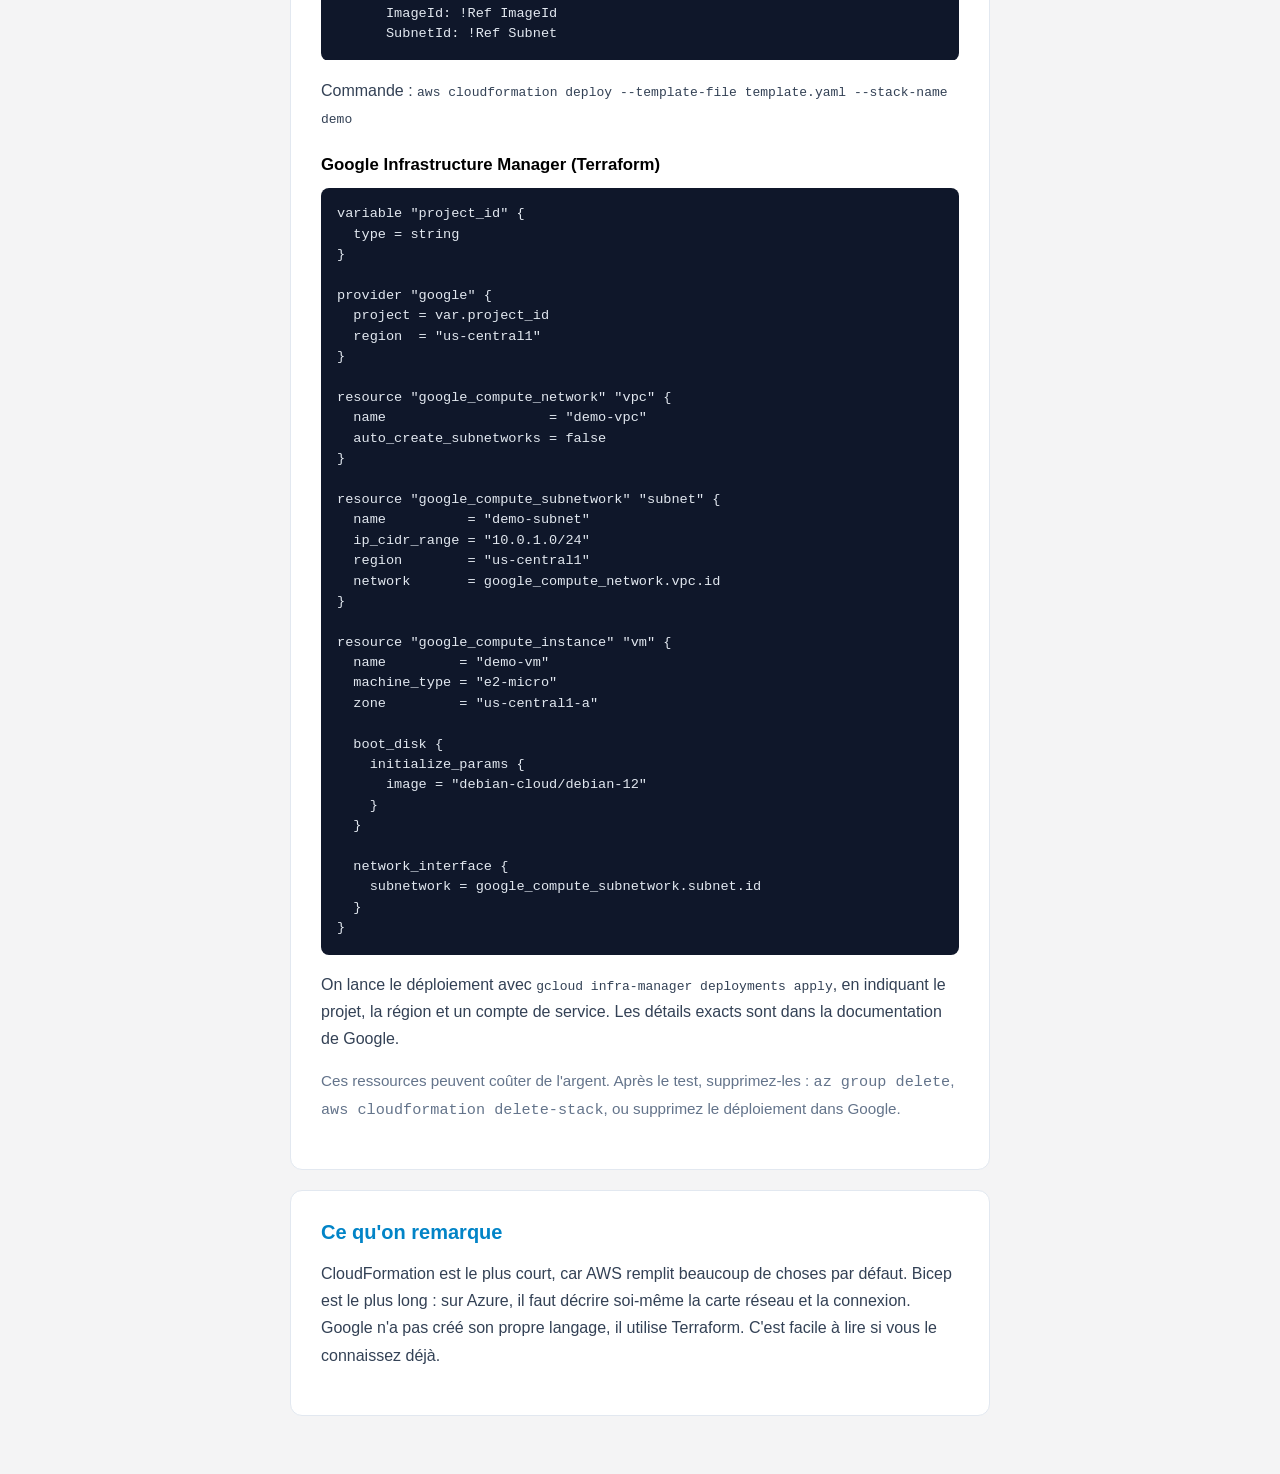
<file: articles/iac-comparison.html>
<!DOCTYPE html>
<html lang="fr">
<head>
  <meta charset="UTF-8">
  <meta name="viewport" content="width=device-width, initial-scale=1.0">
  <title>IaC : Bicep, CloudFormation et Google Infrastructure Manager</title>
  <link rel="stylesheet" href="../style.css">
  <style>
    .back { display: inline-block; margin-bottom: 20px; color: #0284c7; text-decoration: none; }
    .note { color: #64748b; font-size: 0.95rem; }
    .table-wrap { overflow-x: auto; }
    table { border-collapse: collapse; width: 100%; font-size: 0.95rem; }
    th, td { border: 1px solid #e2e8f0; padding: 8px 10px; text-align: left; vertical-align: top; }
    th { background: #f8fafc; }
    pre { background: #0f172a; color: #e2e8f0; padding: 16px; border-radius: 8px; overflow-x: auto; font-size: 0.85rem; line-height: 1.5; }
    h3 { font-size: 1.05rem; color: #000; margin: 24px 0 8px; }
  </style>
</head>
<body>
  <div class="container">
    <a class="back" href="../index.html">← Accueil</a>

    <header>
      <h1>IaC : Bicep, CloudFormation et Google Infrastructure Manager</h1>
      <p class="subtitle">Vérifié : septembre 2026</p>
    </header>

    <main>
      <section class="card">
        <h2>C'est quoi l'IaC ?</h2>
        <p>L'<strong>infrastructure as code (IaC)</strong>, c'est décrire ses serveurs et ses réseaux dans des fichiers texte, au lieu de les créer à la main dans la console du cloud. On peut garder ces fichiers dans git, les réutiliser, et tout supprimer ou recréer en quelques minutes.</p>
        <p>Chaque grand cloud a son propre outil. Voici une comparaison simple des trois.</p>
      </section>

      <section class="card">
        <h2>Comparaison</h2>
        <div class="table-wrap">
          <table>
            <tr><th></th><th>Bicep</th><th>CloudFormation</th><th>Google Infra Manager</th></tr>
            <tr><td>Cloud</td><td>Azure</td><td>AWS</td><td>Google Cloud</td></tr>
            <tr><td>Langage</td><td>langage propre à Azure</td><td>YAML ou JSON</td><td>Terraform (HCL)</td></tr>
            <tr><td>Comment ça marche</td><td>converti en modèles ARM d'Azure</td><td>AWS exécute le modèle lui-même</td><td>exécute Terraform pour vous</td></tr>
            <tr><td>Prix</td><td>gratuit</td><td>service gratuit, on paie les ressources</td><td>selon les tarifs de Google</td></tr>
            <tr><td>Difficulté</td><td>moyenne, facile à lire</td><td>moyenne, fichiers longs</td><td>moyenne, il faut connaître Terraform</td></tr>
            <tr><td>Portabilité</td><td>Azure seulement</td><td>AWS seulement</td><td>le code Terraform est réutilisable, pas le service</td></tr>
          </table>
        </div>
        <p class="note">L'ancien outil de Google, Deployment Manager, n'est plus supporté depuis le 31 mars 2026. Google recommande maintenant Infrastructure Manager.</p>
      </section>

      <section class="card">
        <h2>Exemple : un réseau, un sous-réseau et une VM</h2>
        <p>Le but est le même partout : créer un réseau virtuel, un sous-réseau et une petite machine virtuelle dedans. Pas d'accès depuis Internet, pour rester simple.</p>

        <h3>Bicep (Azure)</h3>
<pre><code>param location string = resourceGroup().location
param adminUsername string = 'azureuser'
@secure()
param sshPublicKey string

resource vnet 'Microsoft.Network/virtualNetworks@2023-09-01' = {
  name: 'demo-vnet'
  location: location
  properties: {
    addressSpace: { addressPrefixes: ['10.0.0.0/16'] }
    subnets: [
      {
        name: 'demo-subnet'
        properties: { addressPrefix: '10.0.1.0/24' }
      }
    ]
  }
}

resource nic 'Microsoft.Network/networkInterfaces@2023-09-01' = {
  name: 'demo-nic'
  location: location
  properties: {
    ipConfigurations: [
      {
        name: 'ipconfig1'
        properties: {
          subnet: { id: vnet.properties.subnets[0].id }
          privateIPAllocationMethod: 'Dynamic'
        }
      }
    ]
  }
}

resource vm 'Microsoft.Compute/virtualMachines@2023-09-01' = {
  name: 'demo-vm'
  location: location
  properties: {
    hardwareProfile: { vmSize: 'Standard_B1s' }
    osProfile: {
      computerName: 'demo-vm'
      adminUsername: adminUsername
      linuxConfiguration: {
        disablePasswordAuthentication: true
        ssh: {
          publicKeys: [
            {
              path: '/home/${adminUsername}/.ssh/authorized_keys'
              keyData: sshPublicKey
            }
          ]
        }
      }
    }
    storageProfile: {
      imageReference: {
        publisher: 'Canonical'
        offer: '0001-com-ubuntu-server-jammy'
        sku: '22_04-lts-gen2'
        version: 'latest'
      }
      osDisk: { createOption: 'FromImage' }
    }
    networkProfile: {
      networkInterfaces: [ { id: nic.id } ]
    }
  }
}</code></pre>
        <p>Commande : <code>az deployment group create --resource-group &lt;groupe&gt; --template-file main.bicep</code></p>

        <h3>CloudFormation (AWS)</h3>
<pre><code>AWSTemplateFormatVersion: '2010-09-09'
Parameters:
  ImageId:
    Type: AWS::SSM::Parameter::Value&lt;AWS::EC2::Image::Id&gt;
    Default: /aws/service/ami-amazon-linux-latest/al2023-ami-kernel-default-x86_64
Resources:
  Vpc:
    Type: AWS::EC2::VPC
    Properties:
      CidrBlock: 10.0.0.0/16
  Subnet:
    Type: AWS::EC2::Subnet
    Properties:
      VpcId: !Ref Vpc
      CidrBlock: 10.0.1.0/24
  Instance:
    Type: AWS::EC2::Instance
    Properties:
      InstanceType: t3.micro
      ImageId: !Ref ImageId
      SubnetId: !Ref Subnet</code></pre>
        <p>Commande : <code>aws cloudformation deploy --template-file template.yaml --stack-name demo</code></p>

        <h3>Google Infrastructure Manager (Terraform)</h3>
<pre><code>variable "project_id" {
  type = string
}

provider "google" {
  project = var.project_id
  region  = "us-central1"
}

resource "google_compute_network" "vpc" {
  name                    = "demo-vpc"
  auto_create_subnetworks = false
}

resource "google_compute_subnetwork" "subnet" {
  name          = "demo-subnet"
  ip_cidr_range = "10.0.1.0/24"
  region        = "us-central1"
  network       = google_compute_network.vpc.id
}

resource "google_compute_instance" "vm" {
  name         = "demo-vm"
  machine_type = "e2-micro"
  zone         = "us-central1-a"

  boot_disk {
    initialize_params {
      image = "debian-cloud/debian-12"
    }
  }

  network_interface {
    subnetwork = google_compute_subnetwork.subnet.id
  }
}</code></pre>
        <p>On lance le déploiement avec <code>gcloud infra-manager deployments apply</code>, en indiquant le projet, la région et un compte de service. Les détails exacts sont dans la documentation de Google.</p>

        <p class="note">Ces ressources peuvent coûter de l'argent. Après le test, supprimez-les : <code>az group delete</code>, <code>aws cloudformation delete-stack</code>, ou supprimez le déploiement dans Google.</p>
      </section>

      <section class="card">
        <h2>Ce qu'on remarque</h2>
        <p>CloudFormation est le plus court, car AWS remplit beaucoup de choses par défaut. Bicep est le plus long : sur Azure, il faut décrire soi-même la carte réseau et la connexion. Google n'a pas créé son propre langage, il utilise Terraform. C'est facile à lire si vous le connaissez déjà.</p>
      </section>

      
    </main>
  </div>
</body>
</html>
</file>
<file: style.css>
body {
    font-family: -apple-system, BlinkMacSystemFont, "Segoe UI", Roboto, sans-serif;
    background-color: #f4f4f5;
    color: #334155;
    margin: 0;
    padding: 40px 20px;
}

.container {
    max-width: 700px;
    margin: 0 auto;
}

header {
    text-align: center;
    margin-bottom: 40px;
}

h1 { font-size: 2rem; margin: 0; color: #000; }
.subtitle { color: #64748b; font-size: 1.1rem; }

/* Зона иконок */
.social-links {
    display: flex;
    justify-content: center;
    gap: 20px;
    margin-top: 20px;
}

.social-links a {
    color: #475569;
    transition: 0.3s;
}

.social-links a:hover {
    color: #0284c7;
    transform: translateY(-2px);
}

/* Карточки */
.card {
    background: #ffffff;
    padding: 30px;
    margin-bottom: 20px;
    border: 1px solid #e2e8f0;
    border-radius: 12px;
}

h2 {
    font-size: 1.25rem;
    margin-top: 0;
    color: #0284c7;
    margin-bottom: 15px;
}

ul { padding-left: 20px; }
li { margin-bottom: 10px; }

.back{display:inline-block;margin-bottom:12px;color:#64748b;font-size:.9rem;text-decoration:none}
.back:hover{color:#0284c7}
.card p{line-height:1.7}
.note{color:#64748b;font-size:.9rem}
.ipa{color:#64748b}
</file>
